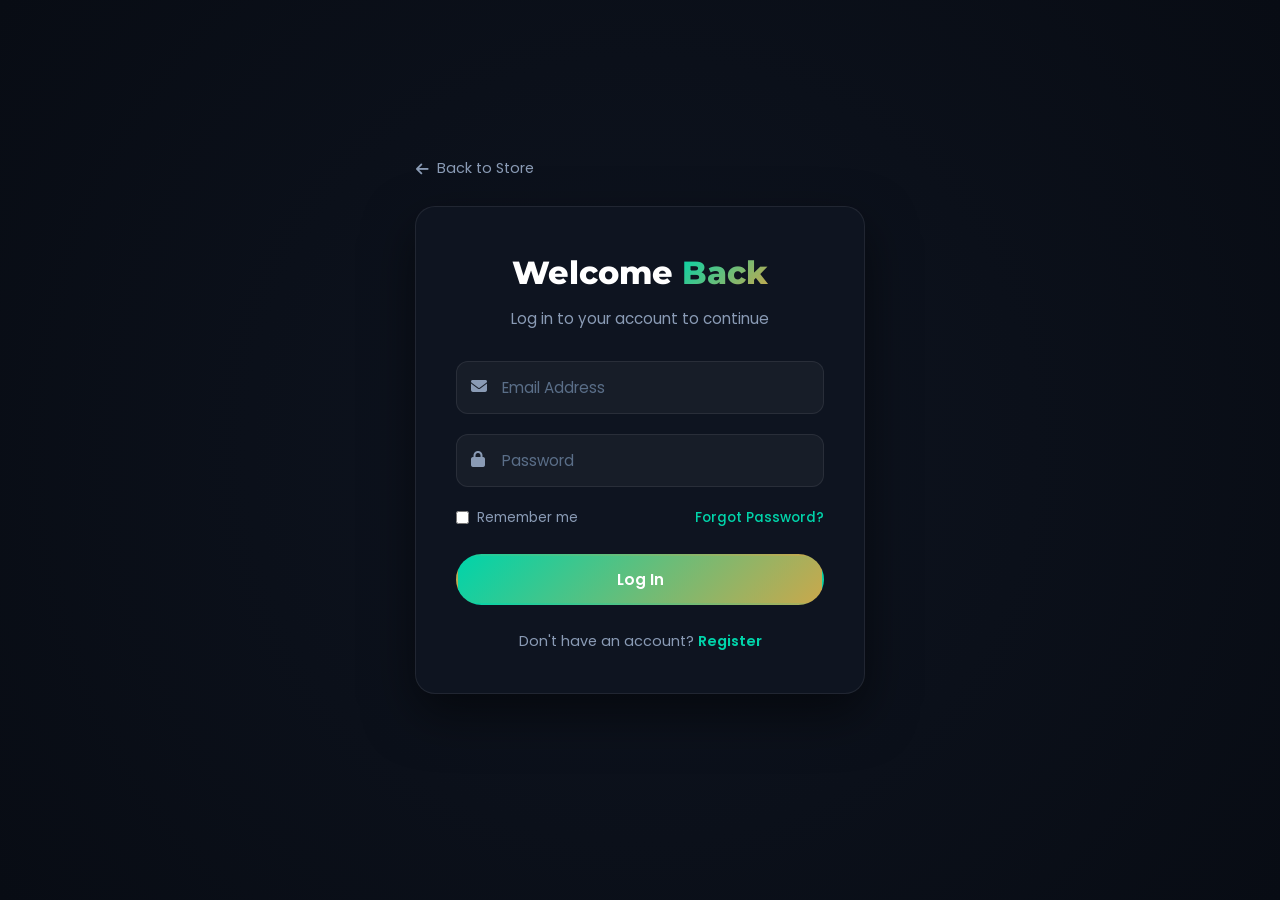
<file: auth.html>
<!DOCTYPE html>
<html lang="en">

<head>
    <meta charset="UTF-8">
    <meta name="viewport" content="width=device-width, initial-scale=1.0">
    <title>AXESTORE | Authentication</title>
    <link rel="preconnect" href="https://fonts.googleapis.com">
    <link rel="preconnect" href="https://fonts.gstatic.com" crossorigin>
    <link
        href="https://fonts.googleapis.com/css2?family=Montserrat:wght@400;500;600;700;800;900&family=Poppins:wght@300;400;500;600;700&display=swap"
        rel="stylesheet">
    <link rel="stylesheet" href="https://cdnjs.cloudflare.com/ajax/libs/font-awesome/6.5.1/css/all.min.css">
    <link rel="stylesheet" href="styles.css">
    <link rel="stylesheet" href="auth.css">
    <style>
        body {
            display: flex;
            align-items: center;
            justify-content: center;
            min-height: 100vh;
            background: radial-gradient(circle at center, var(--dark-light) 0%, var(--dark) 100%);
            padding: 20px;
        }

        .auth-container {
            position: relative;
            transform: scale(1);
            opacity: 1;
            box-shadow: 0 20px 50px rgba(0, 0, 0, 0.5);
        }

        .back-home {
            position: absolute;
            top: -50px;
            left: 0;
            color: var(--text-muted);
            font-size: 0.9rem;
            display: flex;
            align-items: center;
            gap: 8px;
            transition: var(--transition);
        }

        .back-home:hover {
            color: var(--primary);
            transform: translateX(-5px);
        }
    </style>
</head>

<body>
    <div class="auth-container">
        <a href="index.html" class="back-home">
            <i class="fas fa-arrow-left"></i> Back to Store
        </a>

        <!-- Login Form -->
        <div class="auth-box login-box active" id="login-box">
            <div class="auth-header">
                <h2>Welcome <span class="gradient-text">Back</span></h2>
                <p>Log in to your account to continue</p>
            </div>
            <form id="login-form" class="auth-form">
                <div class="form-group">
                    <input type="email" id="login-email" placeholder="Email Address" required>
                    <span class="form-icon"><i class="fas fa-envelope"></i></span>
                </div>
                <div class="form-group">
                    <input type="password" id="login-password" placeholder="Password" required>
                    <span class="form-icon"><i class="fas fa-lock"></i></span>
                </div>
                <div class="form-options">
                    <label class="remember-me">
                        <input type="checkbox"> <span>Remember me</span>
                    </label>
                    <a href="#" class="forgot-password">Forgot Password?</a>
                </div>
                <button type="submit" class="btn btn-primary btn-block">Log In</button>
                <p class="auth-switch">Don't have an account? <a href="#" id="go-to-register">Register</a></p>
            </form>
        </div>

        <!-- Register Form -->
        <div class="auth-box register-box" id="register-box">
            <div class="auth-header">
                <h2>Create <span class="gradient-text">Account</span></h2>
                <p>Join AXESTORE for a premium experience</p>
            </div>
            <form id="register-form" class="auth-form">
                <div class="form-group">
                    <input type="text" id="register-name" placeholder="Full Name" required>
                    <span class="form-icon"><i class="fas fa-user"></i></span>
                </div>
                <div class="form-group">
                    <input type="email" id="register-email" placeholder="Email Address" required>
                    <span class="form-icon"><i class="fas fa-envelope"></i></span>
                </div>
                <div class="form-group">
                    <input type="password" id="register-password" placeholder="Password" required>
                    <span class="form-icon"><i class="fas fa-lock"></i></span>
                </div>
                <div class="form-group">
                    <input type="password" id="register-confirm-password" placeholder="Confirm Password" required>
                    <span class="form-icon"><i class="fas fa-lock-circle"></i></span>
                </div>
                <button type="submit" class="btn btn-primary btn-block">Create Account</button>
                <p class="auth-switch">Already have an account? <a href="#" id="go-to-login">Log In</a></p>
            </form>
        </div>
    </div>

    <!-- Re-using script.js for notification system if needed, though auth.js handles logic -->
    <script src="script.js"></script>
    <script src="auth.js"></script>
</body>

</html>
</file>
<file: styles.css>
/* CSS Variables */
:root {
    /* Colors */
    --primary: #00d4aa;
    --primary-dark: #00b892;
    --secondary: #c9a84c;
    --gradient: linear-gradient(135deg, var(--primary) 0%, var(--secondary) 100%);
    --gradient-hover: linear-gradient(135deg, var(--secondary) 0%, var(--primary) 100%);

    --dark: #080c14;
    --dark-light: #0e1420;
    --dark-gray: #141c2b;
    --gray: #1e2a3a;
    --gray-light: #2a3a4d;
    --text: #ffffff;
    --text-muted: #8a9bb5;
    --text-dark: #5a6e88;

    /* Glass */
    --glass-bg: rgba(255, 255, 255, 0.04);
    --glass-border: rgba(255, 255, 255, 0.08);
    --glass-shadow: 0 8px 32px rgba(0, 0, 0, 0.4);

    /* Typography */
    --font-heading: 'Montserrat', sans-serif;
    --font-body: 'Poppins', sans-serif;

    /* Spacing */
    --section-padding: 70px 0;
    --container-padding: 0 20px;

    /* Transitions */
    --transition: all 0.3s ease;
    --transition-slow: all 0.5s ease;

    /* Border Radius */
    --radius-sm: 8px;
    --radius-md: 12px;
    --radius-lg: 20px;
    --radius-xl: 30px;
}

/* Reset & Base */
*,
*::before,
*::after {
    margin: 0;
    padding: 0;
    box-sizing: border-box;
}

html {
    scroll-behavior: smooth;
    scroll-padding-top: 80px;
}

body {
    font-family: var(--font-body);
    background-color: var(--dark);
    color: var(--text);
    line-height: 1.6;
    overflow-x: hidden;
}

a {
    text-decoration: none;
    color: inherit;
    transition: var(--transition);
}

ul {
    list-style: none;
}

img {
    max-width: 100%;
    height: auto;
    display: block;
}

button {
    cursor: pointer;
    border: none;
    outline: none;
    font-family: inherit;
}

/* Preloader */
#preloader {
    position: fixed;
    top: 0;
    left: 0;
    width: 100%;
    height: 100%;
    background: var(--dark);
    display: flex;
    align-items: center;
    justify-content: center;
    z-index: 9999;
    transition: opacity 0.5s ease, visibility 0.5s ease;
}

#preloader.hidden {
    opacity: 0;
    visibility: hidden;
}

.loader {
    font-family: var(--font-heading);
    font-size: 2.2rem;
    font-weight: 800;
    color: var(--text);
    animation: pulse 1.5s ease-in-out infinite;
}

.loader span {
    background: var(--gradient);
    -webkit-background-clip: text;
    -webkit-text-fill-color: transparent;
    background-clip: text;
}

@keyframes pulse {

    0%,
    100% {
        transform: scale(1);
        opacity: 1;
    }

    50% {
        transform: scale(1.1);
        opacity: 0.7;
    }
}

/* Container */
.container {
    max-width: 1200px;
    margin: 0 auto;
    padding: var(--container-padding);
}

/* Section */
.section {
    padding: var(--section-padding);
    position: relative;
}

.section-header {
    text-align: center;
    margin-bottom: 40px;
}

.section-subtitle {
    display: inline-block;
    font-size: 0.9rem;
    font-weight: 600;
    text-transform: uppercase;
    letter-spacing: 3px;
    background: var(--gradient);
    -webkit-background-clip: text;
    -webkit-text-fill-color: transparent;
    background-clip: text;
    margin-bottom: 15px;
}

.section-title {
    font-family: var(--font-heading);
    font-size: clamp(1.6rem, 4vw, 2.4rem);
    font-weight: 800;
    margin-bottom: 12px;
    line-height: 1.2;
}

.section-description {
    color: var(--text-muted);
    max-width: 600px;
    margin: 0 auto;
}

.gradient-text {
    background: var(--gradient);
    -webkit-background-clip: text;
    -webkit-text-fill-color: transparent;
    background-clip: text;
}

/* Buttons */
.btn {
    display: inline-flex;
    align-items: center;
    justify-content: center;
    gap: 10px;
    padding: 12px 28px;
    font-family: var(--font-body);
    font-size: 0.95rem;
    font-weight: 600;
    border-radius: var(--radius-xl);
    transition: var(--transition);
    cursor: pointer;
    border: 2px solid transparent;
}

.btn-primary {
    background: var(--gradient);
    color: var(--text);
    border-color: transparent;
}

.btn-primary:hover {
    background: var(--gradient-hover);
    transform: translateY(-3px);
    box-shadow: 0 10px 30px rgba(0, 212, 170, 0.35);
}

.btn-outline {
    background: transparent;
    color: var(--text);
    border-color: var(--text);
}

.btn-outline:hover {
    background: var(--text);
    color: var(--dark);
    transform: translateY(-3px);
}

.btn-lg {
    padding: 14px 34px;
    font-size: 0.95rem;
}

.btn-block {
    width: 100%;
}

/* Header */
#header {
    position: fixed;
    top: 0;
    left: 0;
    width: 100%;
    z-index: 1000;
    transition: var(--transition);
}

#header.scrolled {
    background: rgba(8, 12, 20, 0.95);
    backdrop-filter: blur(20px);
    box-shadow: 0 2px 30px rgba(0, 0, 0, 0.5);
}

.navbar {
    padding: 20px 0;
    transition: var(--transition);
}

#header.scrolled .navbar {
    padding: 15px 0;
}

.nav-container {
    max-width: 1200px;
    margin: 0 auto;
    padding: var(--container-padding);
    display: flex;
    align-items: center;
    justify-content: space-between;
}

.logo {
    font-family: var(--font-heading);
    font-size: 1.8rem;
    font-weight: 800;
    color: var(--text);
}

.logo-text {
    background: var(--gradient);
    -webkit-background-clip: text;
    -webkit-text-fill-color: transparent;
    background-clip: text;
}

.nav-menu {
    display: flex;
    align-items: center;
    gap: 35px;
}

.nav-link {
    font-size: 0.9rem;
    font-weight: 500;
    text-transform: uppercase;
    letter-spacing: 1px;
    color: var(--text);
    position: relative;
}

.nav-link::after {
    content: '';
    position: absolute;
    bottom: -5px;
    left: 0;
    width: 0;
    height: 2px;
    background: var(--gradient);
    transition: var(--transition);
}

.nav-link:hover::after,
.nav-link.active::after {
    width: 100%;
}

.nav-actions {
    display: flex;
    align-items: center;
    gap: 15px;
}

.search-btn,
.cart-btn {
    width: 45px;
    height: 45px;
    background: var(--glass-bg);
    border: 1px solid var(--glass-border);
    border-radius: 50%;
    display: flex;
    align-items: center;
    justify-content: center;
    color: var(--text);
    font-size: 1rem;
    transition: var(--transition);
    position: relative;
}

.search-btn:hover,
.cart-btn:hover {
    background: var(--gradient);
    border-color: transparent;
}

.cart-count {
    position: absolute;
    top: -5px;
    right: -5px;
    width: 20px;
    height: 20px;
    background: var(--gradient);
    border-radius: 50%;
    font-size: 0.7rem;
    font-weight: 700;
    display: flex;
    align-items: center;
    justify-content: center;
}

.hamburger {
    display: none;
    flex-direction: column;
    gap: 6px;
    background: transparent;
    padding: 5px;
}

.bar {
    width: 28px;
    height: 3px;
    background: var(--text);
    border-radius: 3px;
    transition: var(--transition);
}

.hamburger.active .bar:nth-child(1) {
    transform: rotate(45deg) translate(6px, 6px);
}

.hamburger.active .bar:nth-child(2) {
    opacity: 0;
}

.hamburger.active .bar:nth-child(3) {
    transform: rotate(-45deg) translate(6px, -6px);
}

/* Search Overlay */
.search-overlay-container {
    position: fixed;
    top: 0;
    left: 0;
    width: 100%;
    height: 100vh;
    background: rgba(8, 12, 20, 0.95);
    backdrop-filter: blur(20px);
    z-index: 1050;
    opacity: 0;
    visibility: hidden;
    transition: var(--transition);
    display: flex;
    align-items: flex-start;
    justify-content: center;
    padding-top: 100px;
}

.search-overlay-container.active {
    opacity: 1;
    visibility: visible;
}

.search-container {
    width: 100%;
    max-width: 800px;
    padding: 0 20px;
    position: relative;
    transform: translateY(-50px);
    opacity: 0;
    transition: all 0.5s ease;
}

.search-overlay-container.active .search-container {
    transform: translateY(0);
    opacity: 1;
}

.search-close {
    position: absolute;
    top: -40px;
    right: 20px;
    background: transparent;
    color: var(--text);
    font-size: 1.5rem;
    transition: var(--transition);
}

.search-close:hover {
    color: var(--primary);
    transform: scale(1.1);
}

.search-form {
    position: relative;
    width: 100%;
}

.search-icon {
    position: absolute;
    left: 20px;
    top: 50%;
    transform: translateY(-50%);
    font-size: 1.5rem;
    color: var(--text-muted);
}

#search-input {
    width: 100%;
    background: var(--glass-bg);
    border: 2px solid var(--glass-border);
    border-radius: var(--radius-xl);
    padding: 20px 20px 20px 60px;
    font-family: var(--font-heading);
    font-size: 1.5rem;
    font-weight: 600;
    color: var(--text);
    transition: var(--transition);
}

#search-input:focus {
    outline: none;
    border-color: var(--primary);
    background: rgba(255, 255, 255, 0.08);
}

#search-input::placeholder {
    color: var(--text-muted);
}

.search-results-info {
    margin-top: 15px;
    text-align: center;
    color: var(--text-muted);
    font-size: 1.1rem;
    min-height: 25px;
}

.search-overlay-container {
    overflow-y: auto;
}

.search-results-grid {
    display: grid;
    grid-template-columns: repeat(auto-fill, minmax(200px, 1fr));
    gap: 20px;
    margin-top: 25px;
    max-height: 55vh;
    overflow-y: auto;
    padding: 5px;
}

.search-results-grid::-webkit-scrollbar {
    width: 6px;
}

.search-results-grid::-webkit-scrollbar-track {
    background: transparent;
}

.search-results-grid::-webkit-scrollbar-thumb {
    background: var(--gray-light);
    border-radius: 10px;
}

.search-result-card {
    background: var(--glass-bg);
    border: 1px solid var(--glass-border);
    border-radius: var(--radius-md);
    overflow: hidden;
    cursor: pointer;
    transition: var(--transition);
}

.search-result-card:hover {
    transform: translateY(-5px);
    border-color: var(--primary);
    box-shadow: 0 10px 30px rgba(0, 212, 170, 0.15);
}

.search-result-card img {
    width: 100%;
    height: 180px;
    object-fit: cover;
}

.search-result-card .result-info {
    padding: 12px;
}

.search-result-card .result-info h4 {
    font-family: var(--font-heading);
    font-size: 0.9rem;
    font-weight: 600;
    margin-bottom: 4px;
    white-space: nowrap;
    overflow: hidden;
    text-overflow: ellipsis;
}

.search-result-card .result-info .result-category {
    font-size: 0.75rem;
    text-transform: uppercase;
    letter-spacing: 1px;
    color: var(--text-muted);
    margin-bottom: 6px;
}

.search-result-card .result-info .result-price {
    font-family: var(--font-heading);
    font-weight: 700;
    background: var(--gradient);
    -webkit-background-clip: text;
    -webkit-text-fill-color: transparent;
    background-clip: text;
}

/* Cart Sidebar */
.cart-overlay {
    position: fixed;
    top: 0;
    left: 0;
    width: 100%;
    height: 100%;
    background: rgba(0, 0, 0, 0.7);
    opacity: 0;
    visibility: hidden;
    transition: var(--transition);
    z-index: 1010;
}

.cart-overlay.active {
    opacity: 1;
    visibility: visible;
}

.cart-sidebar {
    position: fixed;
    top: 0;
    right: -420px;
    width: 400px;
    max-width: 100%;
    height: 100%;
    background: var(--dark-light);
    z-index: 1020;
    transition: var(--transition-slow);
    display: flex;
    flex-direction: column;
}

.cart-sidebar.active {
    right: 0;
}

.cart-header {
    padding: 25px;
    border-bottom: 1px solid var(--gray);
    display: flex;
    align-items: center;
    justify-content: space-between;
}

.cart-header h3 {
    font-family: var(--font-heading);
    font-size: 1.3rem;
    font-weight: 700;
}

.cart-close {
    width: 40px;
    height: 40px;
    background: var(--gray);
    border-radius: 50%;
    display: flex;
    align-items: center;
    justify-content: center;
    color: var(--text);
    transition: var(--transition);
}

.cart-close:hover {
    background: var(--primary);
}

.cart-items {
    flex: 1;
    overflow-y: auto;
    padding: 20px;
}

.cart-empty {
    height: 100%;
    display: flex;
    flex-direction: column;
    align-items: center;
    justify-content: center;
    gap: 20px;
    color: var(--text-muted);
}

.cart-empty i {
    font-size: 4rem;
    opacity: 0.3;
}

.cart-item {
    display: flex;
    gap: 15px;
    padding: 15px 0;
    border-bottom: 1px solid var(--gray);
}

.cart-item-image {
    width: 80px;
    height: 80px;
    border-radius: var(--radius-sm);
    overflow: hidden;
    flex-shrink: 0;
}

.cart-item-image img {
    width: 100%;
    height: 100%;
    object-fit: cover;
}

.cart-item-details {
    flex: 1;
}

.cart-item-name {
    font-weight: 600;
    margin-bottom: 5px;
    font-size: 0.95rem;
}

.cart-item-price {
    background: var(--gradient);
    -webkit-background-clip: text;
    -webkit-text-fill-color: transparent;
    background-clip: text;
    font-weight: 700;
}

.cart-item-quantity {
    display: flex;
    align-items: center;
    gap: 10px;
    margin-top: 10px;
}

.quantity-btn {
    width: 28px;
    height: 28px;
    background: var(--gray);
    border-radius: 50%;
    display: flex;
    align-items: center;
    justify-content: center;
    color: var(--text);
    font-size: 0.8rem;
    transition: var(--transition);
}

.quantity-btn:hover {
    background: var(--primary);
}

.quantity-input {
    width: 40px;
    text-align: center;
    background: transparent;
    border: none;
    color: var(--text);
    font-size: 0.95rem;
    font-weight: 600;
}

.cart-item-remove {
    background: transparent;
    color: var(--text-muted);
    font-size: 1rem;
    transition: var(--transition);
    padding: 5px;
}

.cart-item-remove:hover {
    color: var(--primary);
}

.cart-footer {
    padding: 25px;
    border-top: 1px solid var(--gray);
    background: var(--dark-gray);
}

.cart-subtotal {
    display: flex;
    justify-content: space-between;
    align-items: center;
    margin-bottom: 20px;
    font-size: 1.1rem;
}

.subtotal-amount {
    font-family: var(--font-heading);
    font-weight: 800;
    font-size: 1.5rem;
    background: var(--gradient);
    -webkit-background-clip: text;
    -webkit-text-fill-color: transparent;
    background-clip: text;
}

.cart-note {
    text-align: center;
    font-size: 0.8rem;
    color: var(--text-muted);
    margin-top: 15px;
}

/* Hero Section */
.hero {
    position: relative;
    min-height: 100vh;
    display: flex;
    align-items: center;
    justify-content: center;
    overflow: hidden;
}

.hero-bg {
    position: absolute;
    top: 0;
    left: 0;
    width: 100%;
    height: 100%;
    background: url('https://images.unsplash.com/photo-1441984904996-e0b6ba687e04?w=1920&h=1080&fit=crop') center/cover no-repeat;
    z-index: -2;
}

.hero-overlay {
    position: absolute;
    top: 0;
    left: 0;
    width: 100%;
    height: 100%;
    background: linear-gradient(135deg, rgba(0, 0, 0, 0.9) 0%, rgba(0, 0, 0, 0.6) 50%, rgba(0, 0, 0, 0.8) 100%);
    z-index: -1;
}

.hero-content {
    max-width: 1200px;
    margin: 0 auto;
    padding: 100px 20px 60px;
    display: flex;
    flex-direction: column;
    align-items: center;
    text-align: center;
    gap: 35px;
    width: 100%;
}

.hero-subtitle {
    font-size: 1rem;
    font-weight: 600;
    text-transform: uppercase;
    letter-spacing: 4px;
    background: var(--gradient);
    -webkit-background-clip: text;
    -webkit-text-fill-color: transparent;
    background-clip: text;
    margin-bottom: 20px;
    animation: fadeInUp 0.8s ease;
}

.hero-title {
    font-family: var(--font-heading);
    font-size: clamp(2.4rem, 6vw, 4rem);
    font-weight: 900;
    line-height: 1.1;
    margin-bottom: 18px;
    animation: fadeInUp 0.8s ease 0.2s both;
}

.hero-description {
    font-size: 1rem;
    color: var(--text-muted);
    max-width: 600px;
    margin-left: auto;
    margin-right: auto;
    margin-bottom: 35px;
    animation: fadeInUp 0.8s ease 0.4s both;
}

.hero-buttons {
    display: flex;
    gap: 20px;
    flex-wrap: wrap;
    justify-content: center;
    animation: fadeInUp 0.8s ease 0.6s both;
}

.hero-stats {
    display: flex;
    flex-direction: row;
    gap: 35px;
    padding: 25px 40px;
    background: var(--glass-bg);
    backdrop-filter: blur(20px);
    border: 1px solid var(--glass-border);
    border-radius: var(--radius-xl);
    animation: fadeInUp 0.8s ease 0.8s both;
}

.stat-item {
    text-align: center;
}

.stat-number {
    font-family: var(--font-heading);
    font-size: 2.2rem;
    font-weight: 800;
    background: var(--gradient);
    -webkit-background-clip: text;
    -webkit-text-fill-color: transparent;
    background-clip: text;
}

.stat-label {
    display: block;
    font-size: 0.75rem;
    color: var(--text-muted);
    text-transform: uppercase;
    letter-spacing: 1px;
    margin-top: 3px;
}

.scroll-down {
    position: absolute;
    bottom: 30px;
    left: 50%;
    transform: translateX(-50%);
    color: var(--text);
    font-size: 1.5rem;
    animation: bounce 2s infinite;
}

@keyframes fadeInUp {
    from {
        opacity: 0;
        transform: translateY(30px);
    }

    to {
        opacity: 1;
        transform: translateY(0);
    }
}

@keyframes fadeInRight {
    from {
        opacity: 0;
        transform: translateX(30px);
    }

    to {
        opacity: 1;
        transform: translateX(0);
    }
}

@keyframes bounce {

    0%,
    20%,
    50%,
    80%,
    100% {
        transform: translateX(-50%) translateY(0);
    }

    40% {
        transform: translateX(-50%) translateY(-15px);
    }

    60% {
        transform: translateX(-50%) translateY(-10px);
    }
}

/* Features Banner */
.features-banner {
    background: var(--dark-gray);
    padding: 30px 0;
    border-top: 1px solid var(--gray);
    border-bottom: 1px solid var(--gray);
}

.features-grid {
    display: grid;
    grid-template-columns: repeat(4, 1fr);
    gap: 30px;
}

.features-grid .feature-item {
    display: flex;
    align-items: center;
    gap: 15px;
    justify-content: center;
}

.features-grid .feature-icon {
    width: 50px;
    height: 50px;
    background: var(--gradient);
    border-radius: var(--radius-sm);
    display: flex;
    align-items: center;
    justify-content: center;
    font-size: 1.2rem;
    flex-shrink: 0;
}

.features-grid .feature-text h4 {
    font-size: 1rem;
    font-weight: 600;
    margin-bottom: 3px;
}

.features-grid .feature-text p {
    font-size: 0.85rem;
    color: var(--text-muted);
}

/* Categories Section */
.categories {
    background: var(--dark-light);
}

.categories-grid {
    display: grid;
    grid-template-columns: repeat(2, 1fr);
    grid-template-rows: repeat(2, 220px);
    gap: 25px;
}

.category-card {
    position: relative;
    border-radius: var(--radius-lg);
    overflow: hidden;
    cursor: pointer;
    animation-delay: var(--delay);
}

.category-card.large {
    grid-row: span 1;
}

.category-image {
    width: 100%;
    height: 100%;
    overflow: hidden;
}

.category-image img {
    width: 100%;
    height: 100%;
    object-fit: cover;
    transition: var(--transition-slow);
}

.category-card:hover .category-image img {
    transform: scale(1.1);
}

.category-content {
    position: absolute;
    bottom: 0;
    left: 0;
    right: 0;
    padding: 30px;
    background: linear-gradient(transparent, rgba(0, 0, 0, 0.9));
}

.category-content h3 {
    font-family: var(--font-heading);
    font-size: 1.5rem;
    font-weight: 700;
    margin-bottom: 5px;
}

.category-content p {
    font-size: 0.9rem;
    color: var(--text-muted);
    margin-bottom: 15px;
}

.category-link {
    display: inline-flex;
    align-items: center;
    gap: 8px;
    font-size: 0.9rem;
    font-weight: 600;
    background: var(--gradient);
    -webkit-background-clip: text;
    -webkit-text-fill-color: transparent;
    background-clip: text;
    transition: var(--transition);
}

.category-link i {
    background: var(--gradient);
    -webkit-background-clip: text;
    -webkit-text-fill-color: transparent;
    background-clip: text;
    transition: var(--transition);
}

.category-card:hover .category-link i {
    transform: translateX(5px);
}

/* Products Section */
.products {
    background: var(--dark);
}

.products-filter {
    display: flex;
    justify-content: center;
    gap: 15px;
    margin-bottom: 50px;
    flex-wrap: wrap;
}

.filter-btn {
    padding: 12px 28px;
    background: var(--glass-bg);
    border: 1px solid var(--glass-border);
    border-radius: var(--radius-xl);
    color: var(--text);
    font-size: 0.9rem;
    font-weight: 500;
    transition: var(--transition);
}

.filter-btn:hover,
.filter-btn.active {
    background: var(--gradient);
    border-color: transparent;
}

.products-grid {
    display: grid;
    grid-template-columns: repeat(3, 1fr);
    gap: 30px;
}

.product-card {
    background: var(--dark-gray);
    border-radius: var(--radius-lg);
    overflow: hidden;
    transition: var(--transition);
    position: relative;
}

.product-card:hover {
    transform: translateY(-10px);
    box-shadow: 0 20px 40px rgba(0, 212, 170, 0.15);
}

.product-card.hidden {
    display: none;
}

.product-badge {
    position: absolute;
    top: 15px;
    left: 15px;
    padding: 6px 14px;
    background: var(--gradient);
    border-radius: var(--radius-xl);
    font-size: 0.75rem;
    font-weight: 700;
    text-transform: uppercase;
    letter-spacing: 1px;
    z-index: 10;
}

.product-badge.sale {
    background: linear-gradient(135deg, #2dd4bf, #14b8a6);
}

.product-badge.hot {
    background: linear-gradient(135deg, #c9a84c, #b8922e);
}

.product-image {
    position: relative;
    height: 260px;
    overflow: hidden;
}

.product-image img {
    width: 100%;
    height: 100%;
    object-fit: cover;
    transition: var(--transition-slow);
}

.product-card:hover .product-image img {
    transform: scale(1.1);
}

.product-actions {
    position: absolute;
    top: 15px;
    right: 15px;
    display: flex;
    flex-direction: column;
    gap: 10px;
    opacity: 0;
    transform: translateX(20px);
    transition: var(--transition);
}

.product-card:hover .product-actions {
    opacity: 1;
    transform: translateX(0);
}

.action-btn {
    width: 40px;
    height: 40px;
    background: var(--dark);
    border-radius: 50%;
    display: flex;
    align-items: center;
    justify-content: center;
    color: var(--text);
    transition: var(--transition);
}

.action-btn:hover {
    background: var(--gradient);
}

.action-btn.active {
    background: var(--primary);
}

.action-btn.active i {
    font-weight: 900;
}

.add-to-cart-btn {
    position: absolute;
    bottom: -50px;
    left: 15px;
    right: 15px;
    padding: 12px;
    background: var(--gradient);
    border-radius: var(--radius-md);
    color: var(--text);
    font-size: 0.9rem;
    font-weight: 600;
    display: flex;
    align-items: center;
    justify-content: center;
    gap: 8px;
    transition: var(--transition);
}

.product-card:hover .add-to-cart-btn {
    bottom: 15px;
}

.add-to-cart-btn:hover {
    background: var(--gradient-hover);
}

.product-info {
    padding: 15px;
}

.product-category {
    font-size: 0.8rem;
    color: var(--text-muted);
    text-transform: uppercase;
    letter-spacing: 1px;
}

.product-name {
    font-family: var(--font-heading);
    font-size: 1rem;
    font-weight: 700;
    margin: 6px 0;
    transition: var(--transition);
}

.product-card:hover .product-name {
    color: var(--primary);
}

.product-rating {
    display: flex;
    align-items: center;
    gap: 5px;
    margin-bottom: 12px;
}

.product-rating i {
    color: #fbbf24;
    font-size: 0.85rem;
}

.product-rating span {
    color: var(--text-muted);
    font-size: 0.85rem;
    margin-left: 5px;
}

.product-price {
    display: flex;
    align-items: center;
    gap: 12px;
}

.current-price {
    font-family: var(--font-heading);
    font-size: 1.15rem;
    font-weight: 700;
    background: var(--gradient);
    -webkit-background-clip: text;
    -webkit-text-fill-color: transparent;
    background-clip: text;
}

.original-price {
    font-size: 1rem;
    color: var(--text-dark);
    text-decoration: line-through;
}

.products-cta {
    text-align: center;
    margin-top: 50px;
}

/* Featured/Deal Section */
.featured {
    background: var(--dark-light);
}

.featured-content {
    display: grid;
    grid-template-columns: 1fr 1fr;
    gap: 40px;
    align-items: center;
    direction: rtl;
}

.featured-content>* {
    direction: ltr;
}

.featured-image {
    position: relative;
    border-radius: var(--radius-lg);
    overflow: hidden;
}

.featured-image img {
    width: 100%;
    height: 380px;
    object-fit: cover;
    transition: var(--transition-slow);
}

.featured-image:hover img {
    transform: scale(1.05);
}

.featured-text .section-subtitle {
    display: block;
    margin-bottom: 15px;
}

.featured-text .section-title {
    text-align: left;
    margin-bottom: 20px;
}

.featured-text p {
    color: var(--text-muted);
    margin-bottom: 30px;
    line-height: 1.8;
}

.countdown {
    display: flex;
    gap: 20px;
    margin-bottom: 35px;
}

.countdown-item {
    text-align: center;
    padding: 20px;
    background: var(--glass-bg);
    backdrop-filter: blur(20px);
    border: 1px solid var(--glass-border);
    border-radius: var(--radius-md);
    min-width: 80px;
}

.countdown-number {
    font-family: var(--font-heading);
    font-size: 1.6rem;
    font-weight: 800;
    background: var(--gradient);
    -webkit-background-clip: text;
    -webkit-text-fill-color: transparent;
    background-clip: text;
    display: block;
}

.countdown-label {
    font-size: 0.8rem;
    color: var(--text-muted);
    text-transform: uppercase;
    letter-spacing: 1px;
}

/* Testimonials Section */
.testimonials {
    background: var(--dark);
}

.testimonials-slider {
    position: relative;
    max-width: 800px;
    margin: 0 auto;
}

.testimonial-card {
    display: none;
    background: var(--glass-bg);
    backdrop-filter: blur(20px);
    border: 1px solid var(--glass-border);
    border-radius: var(--radius-lg);
    padding: 35px;
    text-align: center;
    animation: fadeIn 0.5s ease;
}

.testimonial-card.active {
    display: block;
}

@keyframes fadeIn {
    from {
        opacity: 0;
    }

    to {
        opacity: 1;
    }
}

.quote-icon {
    font-size: 3rem;
    background: var(--gradient);
    -webkit-background-clip: text;
    -webkit-text-fill-color: transparent;
    background-clip: text;
    margin-bottom: 25px;
}

.testimonial-content p {
    font-size: 1.05rem;
    line-height: 1.7;
    color: var(--text);
    font-style: italic;
    margin-bottom: 30px;
}

.testimonial-author {
    display: flex;
    align-items: center;
    justify-content: center;
    gap: 30px;
}

.author-info h4 {
    font-family: var(--font-heading);
    font-size: 1.2rem;
    font-weight: 700;
}

.author-info span {
    font-size: 0.9rem;
    color: var(--text-muted);
}

.rating {
    color: #fbbf24;
    font-size: 1rem;
}

.testimonial-nav {
    display: flex;
    align-items: center;
    justify-content: center;
    gap: 20px;
    margin-top: 30px;
}

.nav-btn {
    width: 45px;
    height: 45px;
    background: var(--glass-bg);
    border: 1px solid var(--glass-border);
    border-radius: 50%;
    display: flex;
    align-items: center;
    justify-content: center;
    color: var(--text);
    transition: var(--transition);
}

.nav-btn:hover {
    background: var(--gradient);
    border-color: transparent;
}

.testimonial-dots {
    display: flex;
    gap: 10px;
}

.dot {
    width: 12px;
    height: 12px;
    background: var(--gray);
    border-radius: 50%;
    cursor: pointer;
    transition: var(--transition);
}

.dot.active,
.dot:hover {
    background: var(--gradient);
}

/* Newsletter Section */
.newsletter {
    background: var(--dark-gray);
    padding: 60px 0;
}

.newsletter-content {
    display: flex;
    flex-direction: column;
    align-items: center;
    justify-content: center;
    text-align: center;
    gap: 30px;
    padding: 50px 40px;
    background: var(--glass-bg);
    backdrop-filter: blur(20px);
    border: 1px solid var(--glass-border);
    border-radius: var(--radius-lg);
}

.newsletter-text h2 {
    font-family: var(--font-heading);
    font-size: 1.6rem;
    font-weight: 700;
    margin-bottom: 8px;
}

.newsletter-text p {
    color: var(--text-muted);
}

.newsletter-form {
    display: flex;
    gap: 15px;
    flex: 1;
    max-width: 500px;
}

.newsletter-form input {
    flex: 1;
    padding: 16px 24px;
    background: var(--gray);
    border: 1px solid var(--gray-light);
    border-radius: var(--radius-xl);
    color: var(--text);
    font-family: var(--font-body);
    font-size: 1rem;
}

.newsletter-form input:focus {
    outline: none;
    border-color: var(--primary);
}

.newsletter-form input::placeholder {
    color: var(--text-dark);
}

/* Contact Section */
.contact {
    background: var(--dark-light);
}

.contact-wrapper {
    display: grid;
    grid-template-columns: 1fr 1.5fr;
    gap: 50px;
}

.contact-info {
    display: flex;
    flex-direction: column;
    gap: 25px;
}

.info-card {
    display: flex;
    align-items: flex-start;
    gap: 20px;
    padding: 25px;
    background: var(--glass-bg);
    backdrop-filter: blur(20px);
    border: 1px solid var(--glass-border);
    border-radius: var(--radius-md);
    transition: var(--transition);
}

.info-card:hover {
    border-color: rgba(0, 212, 170, 0.3);
}

.info-icon {
    width: 55px;
    height: 55px;
    background: var(--gradient);
    border-radius: var(--radius-sm);
    display: flex;
    align-items: center;
    justify-content: center;
    font-size: 1.3rem;
    flex-shrink: 0;
}

.info-content h4 {
    font-family: var(--font-heading);
    font-size: 1.1rem;
    font-weight: 700;
    margin-bottom: 5px;
}

.info-content p {
    font-size: 0.9rem;
    color: var(--text-muted);
    line-height: 1.6;
}

.contact-form-wrapper {
    background: var(--glass-bg);
    backdrop-filter: blur(20px);
    border: 1px solid var(--glass-border);
    border-radius: var(--radius-lg);
    padding: 40px;
}

.contact-form {
    display: grid;
    grid-template-columns: repeat(2, 1fr);
    gap: 20px;
}

.form-group {
    position: relative;
}

.form-group.full-width {
    grid-column: span 2;
}

.form-group input,
.form-group select,
.form-group textarea {
    width: 100%;
    padding: 15px 20px;
    padding-left: 50px;
    background: var(--dark-gray);
    border: 1px solid var(--gray-light);
    border-radius: var(--radius-md);
    color: var(--text);
    font-family: var(--font-body);
    font-size: 0.95rem;
    transition: var(--transition);
}

.form-group textarea {
    resize: vertical;
    min-height: 120px;
}

.form-group input:focus,
.form-group select:focus,
.form-group textarea:focus {
    outline: none;
    border-color: var(--primary);
    box-shadow: 0 0 0 3px rgba(0, 212, 170, 0.1);
}

.form-group input::placeholder,
.form-group textarea::placeholder {
    color: var(--text-dark);
}

.form-icon {
    position: absolute;
    left: 18px;
    top: 50%;
    transform: translateY(-50%);
    color: var(--text-muted);
    font-size: 1rem;
}

.form-group textarea+.form-icon {
    top: 20px;
    transform: none;
}

.contact-form button {
    grid-column: span 2;
    margin-top: 10px;
}

/* Footer */
.footer {
    background: var(--dark);
    padding: 60px 0 25px;
    border-top: 1px solid var(--gray);
}

.footer-content {
    display: grid;
    grid-template-columns: 2fr 1fr 1fr;
    gap: 40px;
    padding-bottom: 50px;
    border-bottom: 1px solid var(--gray);
}

.footer-brand p {
    color: var(--text-muted);
    margin: 20px 0 25px;
    line-height: 1.8;
}

.footer-social {
    display: flex;
    gap: 15px;
}

.footer-social a {
    width: 42px;
    height: 42px;
    background: var(--gray);
    border-radius: 50%;
    display: flex;
    align-items: center;
    justify-content: center;
    transition: var(--transition);
}

.footer-social a:hover {
    background: var(--gradient);
    transform: translateY(-3px);
}

.footer-links h4,
.footer-newsletter h4 {
    font-family: var(--font-heading);
    font-size: 1.2rem;
    font-weight: 700;
    margin-bottom: 25px;
}

.footer-links ul {
    display: flex;
    flex-direction: column;
    gap: 12px;
}

.footer-links a {
    color: var(--text-muted);
    transition: var(--transition);
}

.footer-links a:hover {
    color: var(--primary);
    padding-left: 5px;
}

.footer-newsletter p {
    color: var(--text-muted);
    margin-bottom: 20px;
}

.footer .newsletter-form {
    max-width: 100%;
}

.footer .newsletter-form input {
    padding: 14px 18px;
    border-radius: var(--radius-md);
}

.footer .newsletter-form button {
    width: 50px;
    min-width: 50px;
    padding: 0;
    background: var(--gradient);
    border-radius: var(--radius-md);
    color: var(--text);
    transition: var(--transition);
}

.footer .newsletter-form button:hover {
    transform: scale(1.05);
}

.payment-methods {
    display: flex;
    gap: 10px;
    margin-top: 20px;
}

.payment-methods img {
    opacity: 0.7;
    transition: var(--transition);
}

.payment-methods img:hover {
    opacity: 1;
}

.footer-bottom {
    display: flex;
    justify-content: space-between;
    align-items: center;
    padding-top: 30px;
}

.footer-bottom p {
    color: var(--text-muted);
    font-size: 0.9rem;
}

.footer-bottom-links {
    display: flex;
    gap: 25px;
}

.footer-bottom-links a {
    color: var(--text-muted);
    font-size: 0.9rem;
}

.footer-bottom-links a:hover {
    color: var(--primary);
}

/* Back to Top */
#back-to-top {
    position: fixed;
    bottom: 30px;
    right: 30px;
    width: 50px;
    height: 50px;
    background: var(--gradient);
    border-radius: 50%;
    display: flex;
    align-items: center;
    justify-content: center;
    color: var(--text);
    font-size: 1.2rem;
    box-shadow: 0 5px 20px rgba(0, 212, 170, 0.35);
    opacity: 0;
    visibility: hidden;
    transition: var(--transition);
    z-index: 999;
}

#back-to-top.visible {
    opacity: 1;
    visibility: visible;
}

#back-to-top:hover {
    transform: translateY(-5px);
}

/* Reveal Animation */
.reveal {
    opacity: 0;
    transform: translateY(50px);
    transition: all 0.8s ease;
}

.reveal.active {
    opacity: 1;
    transform: translateY(0);
}

/* Responsive */
@media (max-width: 1024px) {
    .hero-stats {
        flex-wrap: wrap;
        justify-content: center;
    }

    .features-grid {
        grid-template-columns: repeat(2, 1fr);
    }

    .categories-grid {
        grid-template-columns: repeat(2, 1fr);
    }

    .products-grid {
        grid-template-columns: repeat(2, 1fr);
    }

    .featured-content {
        grid-template-columns: 1fr;
        text-align: center;
        direction: ltr;
    }

    .featured-text .section-title {
        text-align: center;
    }

    .countdown {
        justify-content: center;
    }

    .contact-wrapper {
        grid-template-columns: 1fr;
    }

    .footer-content {
        grid-template-columns: repeat(2, 1fr);
    }
}

@media (max-width: 768px) {

    .nav-menu,
    .nav-actions .search-btn {
        display: none;
    }

    .hamburger {
        display: flex;
    }

    .nav-menu.active {
        display: flex;
        flex-direction: column;
        position: absolute;
        top: 100%;
        left: 0;
        right: 0;
        background: rgba(8, 12, 20, 0.98);
        backdrop-filter: blur(20px);
        padding: 30px;
        gap: 20px;
        text-align: center;
    }

    .hero-stats {
        flex-direction: column;
        padding: 25px 30px;
    }

    .stat-number {
        font-size: 2.5rem;
    }

    .features-grid {
        grid-template-columns: 1fr;
    }

    .categories-grid {
        grid-template-columns: 1fr;
    }

    .products-grid {
        grid-template-columns: 1fr;
    }

    .newsletter-content {
        flex-direction: column;
        text-align: center;
    }

    .newsletter-form {
        max-width: 100%;
        flex-direction: column;
    }

    .contact-form {
        grid-template-columns: 1fr;
    }

    .form-group.full-width {
        grid-column: span 1;
    }

    .contact-form button {
        grid-column: span 1;
    }

    .footer-content {
        grid-template-columns: 1fr;
        text-align: center;
    }

    .footer-social {
        justify-content: center;
    }

    .footer-bottom {
        flex-direction: column;
        gap: 15px;
        text-align: center;
    }

    .testimonial-card {
        padding: 30px;
    }

    .testimonial-content p {
        font-size: 1rem;
    }

    .testimonial-author {
        flex-direction: column;
        gap: 15px;
    }

    .countdown {
        flex-wrap: wrap;
    }

    .countdown-item {
        min-width: 70px;
        padding: 15px;
    }

    .countdown-number {
        font-size: 1.5rem;
    }
}

@media (max-width: 480px) {
    .hero-title {
        font-size: 2.5rem;
    }

    .section-title {
        font-size: 1.8rem;
    }

    .btn {
        padding: 12px 24px;
        font-size: 0.9rem;
    }

    .btn-lg {
        padding: 14px 30px;
    }

    .hero-buttons {
        flex-direction: column;
        align-items: center;
    }

    .products-grid {
        grid-template-columns: 1fr;
    }

    .cart-sidebar {
        width: 100%;
    }

    .payment-methods {
        justify-content: center;
    }
}
body.lock-scroll {
    overflow: hidden;
    height: 100vh;
}
</file>
<file: auth.css>
/* Auth Styles */
.auth-btn {
    width: 45px;
    height: 45px;
    background: var(--glass-bg);
    border: 1px solid var(--glass-border);
    border-radius: 50%;
    display: flex;
    align-items: center;
    justify-content: center;
    color: var(--text);
    font-size: 1rem;
    transition: var(--transition);
    position: relative;
}

.auth-btn:hover {
    background: var(--gradient);
    border-color: transparent;
    transform: translateY(-3px);
}

.auth-overlay {
    position: fixed;
    top: 0;
    left: 0;
    width: 100%;
    height: 100vh;
    background: rgba(8, 12, 20, 0.9);
    backdrop-filter: blur(15px);
    z-index: 2000;
    display: flex;
    align-items: center;
    justify-content: center;
    opacity: 0;
    visibility: hidden;
    transition: var(--transition);
}

.auth-overlay.active {
    opacity: 1;
    visibility: visible;
}

.auth-container {
    width: 100%;
    max-width: 450px;
    background: var(--dark-light);
    border: 1px solid var(--glass-border);
    border-radius: var(--radius-lg);
    padding: 40px;
    position: relative;
    transform: scale(0.9);
    transition: var(--transition);
    box-shadow: var(--glass-shadow);
}

.auth-overlay.active .auth-container {
    transform: scale(1);
}

.auth-close {
    position: absolute;
    top: 20px;
    right: 20px;
    background: transparent;
    color: var(--text-muted);
    font-size: 1.2rem;
    transition: var(--transition);
}

.auth-close:hover {
    color: var(--primary);
    transform: rotate(90deg);
}

.auth-box {
    display: none;
}

.auth-box.active {
    display: block;
    animation: fadeIn 0.5s ease;
}

@keyframes fadeIn {
    from {
        opacity: 0;
        transform: translateY(10px);
    }

    to {
        opacity: 1;
        transform: translateY(0);
    }
}

.auth-header {
    text-align: center;
    margin-bottom: 30px;
}

.auth-header h2 {
    font-family: var(--font-heading);
    font-size: 2rem;
    font-weight: 800;
    margin-bottom: 8px;
}

.auth-header p {
    color: var(--text-muted);
    font-size: 0.95rem;
}

.auth-form .form-group {
    position: relative;
    margin-bottom: 20px;
}

.auth-form .form-group input {
    width: 100%;
    background: var(--glass-bg);
    border: 1px solid var(--glass-border);
    border-radius: var(--radius-md);
    padding: 14px 15px 14px 45px;
    color: var(--text);
    font-family: inherit;
    font-size: 0.95rem;
    transition: var(--transition);
}

.auth-form .form-group input:focus {
    outline: none;
    border-color: var(--primary);
    background: rgba(255, 255, 255, 0.08);
}

.auth-form .form-icon {
    position: absolute;
    left: 15px;
    top: 50%;
    transform: translateY(-50%);
    color: var(--text-muted);
    font-size: 1rem;
    transition: var(--transition);
}

.auth-form .form-group input:focus+.form-icon {
    color: var(--primary);
}

.form-options {
    display: flex;
    align-items: center;
    justify-content: space-between;
    margin-bottom: 25px;
    font-size: 0.85rem;
}

.remember-me {
    display: flex;
    align-items: center;
    gap: 8px;
    cursor: pointer;
    color: var(--text-muted);
}

.remember-me input {
    cursor: pointer;
    accent-color: var(--primary);
}

.forgot-password {
    color: var(--primary);
    font-weight: 500;
}

.forgot-password:hover {
    text-decoration: underline;
}

.auth-switch {
    text-align: center;
    margin-top: 25px;
    font-size: 0.9rem;
    color: var(--text-muted);
}

.auth-switch a {
    color: var(--primary);
    font-weight: 600;
}

.auth-switch a:hover {
    text-decoration: underline;
}

/* User Avatar Style when logged in */
.user-avatar {
    width: 32px;
    height: 32px;
    background: var(--gradient);
    border-radius: 50%;
    display: flex;
    align-items: center;
    justify-content: center;
    font-weight: 700;
    font-size: 0.8rem;
    color: white;
}
</file>
